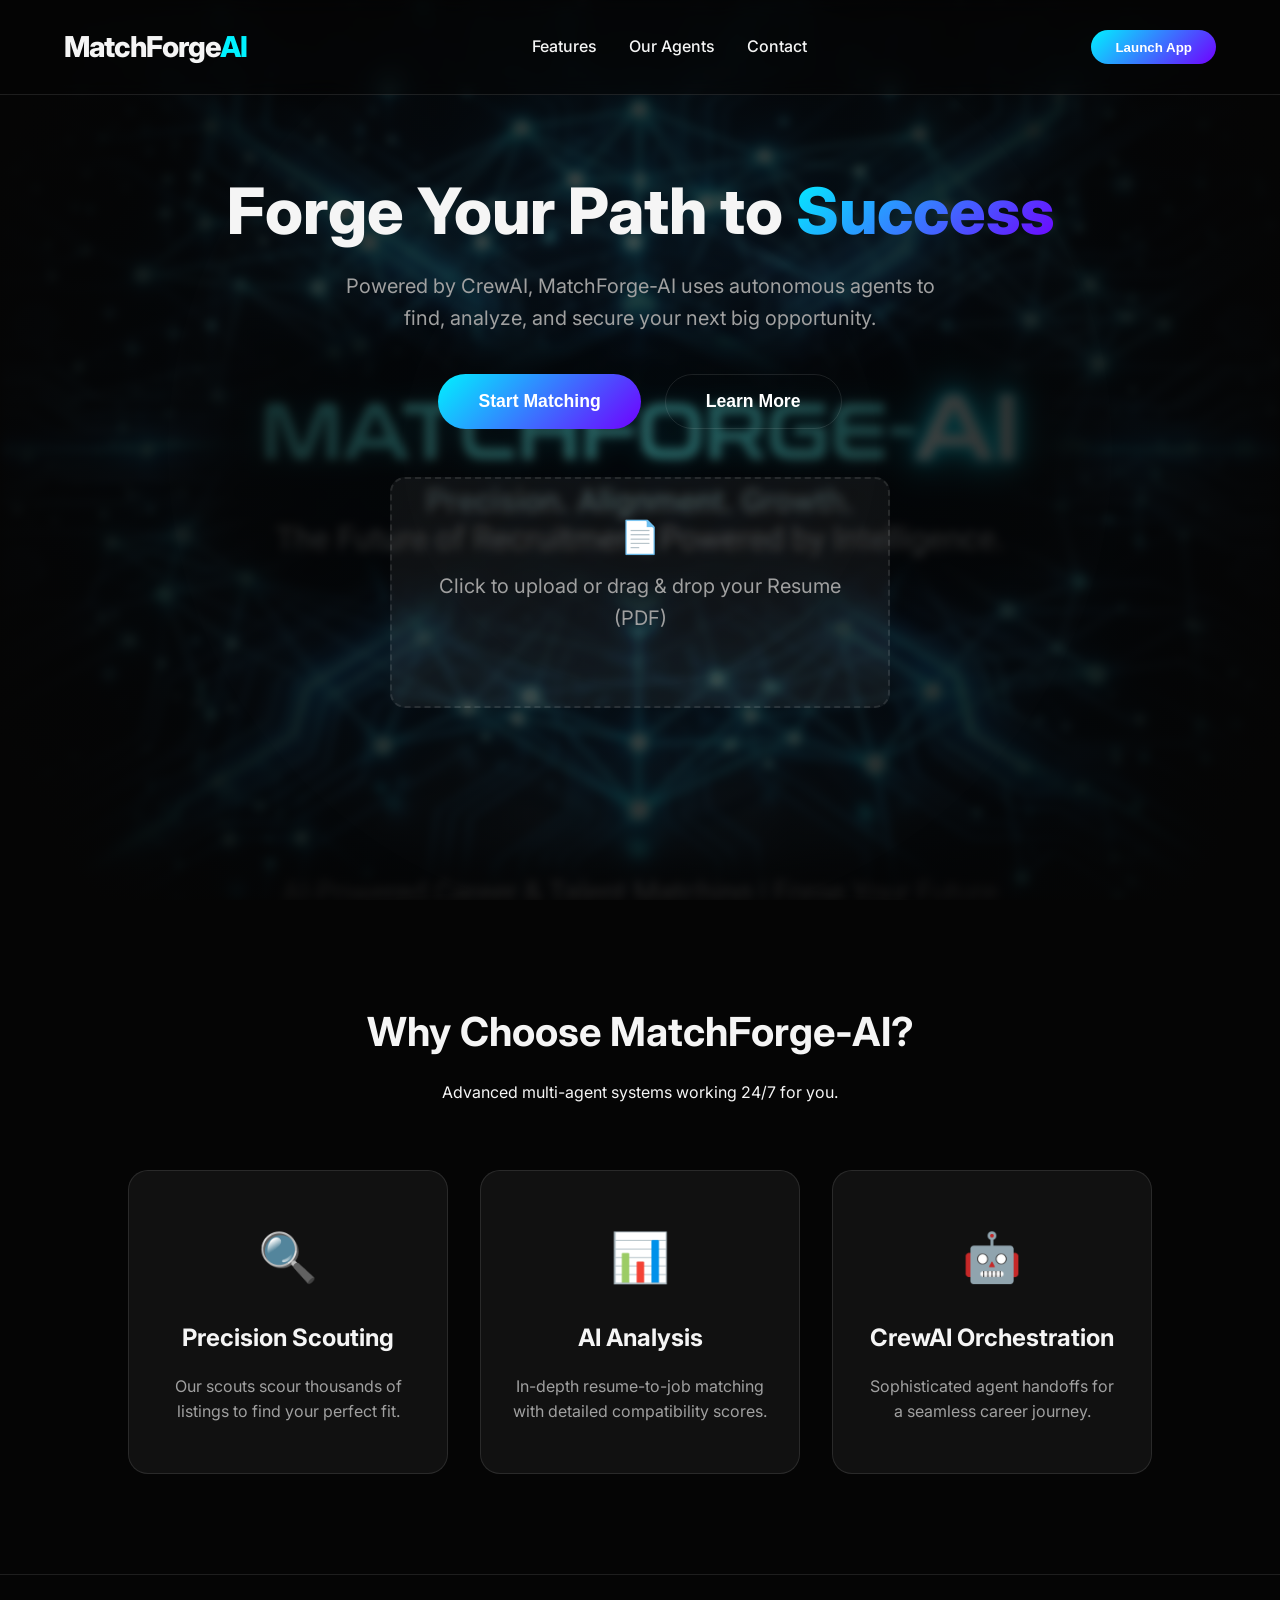
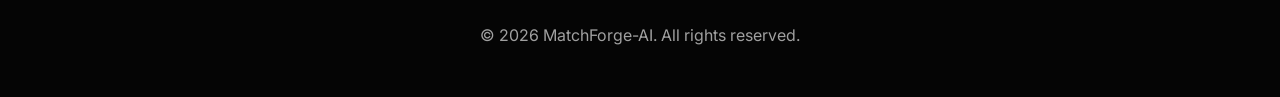
<file: matchforge_ai/frontend/index.html>
<!DOCTYPE html>
<html lang="en">
<head>
    <meta charset="UTF-8">
    <meta name="viewport" content="width=device-width, initial-scale=1.0">
    <title>MatchForge-AI | Forge Your Future with AI</title>
    <meta name="description" content="MatchForge-AI leverages CrewAI to orchestrate multi-agent workflows for the ultimate job matching and career coaching experience.">
    <link rel="preconnect" href="https://fonts.googleapis.com">
    <link rel="preconnect" href="https://fonts.gstatic.com" crossorigin>
    <link href="https://fonts.googleapis.com/css2?family=Inter:wght@300;400;600;800&display=swap" rel="stylesheet">
    <link rel="stylesheet" href="style.css">
</head>
<body>
    <div class="background-container">
        <img src="assets/hero-bg.png" alt="Futuristic Background" class="bg-image">
        <div class="overlay"></div>
    </div>

    <nav>
        <div class="logo">MatchForge<span>AI</span></div>
        <ul class="nav-links">
            <li><a href="#features">Features</a></li>
            <li><a href="#agents">Our Agents</a></li>
            <li><a href="#contact">Contact</a></li>
        </ul>
        <button class="btn-primary">Launch App</button>
    </nav>

    <main>
        <section class="hero">
            <div class="hero-content">
                <h1 class="fade-in">Forge Your Path to <span class="highlight">Success</span></h1>
                <p class="fade-in delay-1">Powered by CrewAI, MatchForge-AI uses autonomous agents to find, analyze, and secure your next big opportunity.</p>
                <div class="hero-btns fade-in delay-2">
                    <button id="start-matching" class="btn-primary large">Start Matching</button>
                    <button class="btn-secondary large">Learn More</button>
                </div>
                
                <!-- File Upload Section -->
                <div class="upload-container fade-in delay-3">
                    <input type="file" id="resume-upload" accept=".pdf" hidden>
                    <label for="resume-upload" class="upload-box">
                        <span class="icon">📄</span>
                        <p>Click to upload or drag & drop your Resume (PDF)</p>
                    </label>
                    <div id="file-status" class="file-status"></div>
                </div>
            </div>
        </section>

        <section id="features" class="features">
            <div class="section-header">
                <h2>Why Choose MatchForge-AI?</h2>
                <p>Advanced multi-agent systems working 24/7 for you.</p>
            </div>
            <div class="feature-grid">
                <div class="feature-card">
                    <div class="icon">🔍</div>
                    <h3>Precision Scouting</h3>
                    <p>Our scouts scour thousands of listings to find your perfect fit.</p>
                </div>
                <div class="feature-card">
                    <div class="icon">📊</div>
                    <h3>AI Analysis</h3>
                    <p>In-depth resume-to-job matching with detailed compatibility scores.</p>
                </div>
                <div class="feature-card">
                    <div class="icon">🤖</div>
                    <h3>CrewAI Orchestration</h3>
                    <p>Sophisticated agent handoffs for a seamless career journey.</p>
                </div>
            </div>
        </section>
    </main>

    <footer>
        <p>&copy; 2026 MatchForge-AI. All rights reserved.</p>
    </footer>

    <script src="script.js"></script>
</body>
</html>
</file>
<file: matchforge_ai/frontend/style.css>
:root {
    --primary: #00f2ff;
    --primary-dark: #00c2cc;
    --secondary: #7000ff;
    --bg-dark: #050505;
    --text-light: #f5f5f5;
    --text-muted: #a0a0a0;
    --glass-bg: rgba(255, 255, 255, 0.05);
    --glass-border: rgba(255, 255, 255, 0.1);
    --font-main: 'Inter', sans-serif;
}

* {
    margin: 0;
    padding: 0;
    box-sizing: border-box;
}

body {
    background-color: var(--bg-dark);
    color: var(--text-light);
    font-family: var(--font-main);
    overflow-x: hidden;
    line-height: 1.6;
}

/* Background Image Handling */
.background-container {
    position: fixed;
    top: 0;
    left: 0;
    width: 100%;
    height: 100%;
    z-index: -1;
}

.bg-image {
    width: 100%;
    height: 100%;
    object-fit: cover;
    opacity: 0.4;
    filter: blur(5px);
}

.overlay {
    position: absolute;
    top: 0;
    left: 0;
    width: 100%;
    height: 100%;
    background: radial-gradient(circle at center, transparent 0%, var(--bg-dark) 90%);
}

/* Navigation */
nav {
    display: flex;
    justify-content: space-between;
    align-items: center;
    padding: 1.5rem 5%;
    position: fixed;
    top: 0;
    width: 100%;
    z-index: 100;
    background: rgba(5, 5, 5, 0.5);
    backdrop-filter: blur(10px);
    border-bottom: 1px solid var(--glass-border);
}

.logo {
    font-size: 1.8rem;
    font-weight: 800;
    letter-spacing: -1px;
}

.logo span {
    color: var(--primary);
}

.nav-links {
    display: flex;
    list-style: none;
    gap: 2rem;
}

.nav-links a {
    text-decoration: none;
    color: var(--text-light);
    font-weight: 500;
    transition: color 0.3s;
}

.nav-links a:hover {
    color: var(--primary);
}

/* Buttons */
.btn-primary {
    background: linear-gradient(135deg, var(--primary), var(--secondary));
    color: white;
    border: none;
    padding: 0.6rem 1.5rem;
    border-radius: 50px;
    font-weight: 600;
    cursor: pointer;
    transition: transform 0.3s, box-shadow 0.3s;
}

.btn-primary:hover {
    transform: translateY(-2px);
    box-shadow: 0 0 20px rgba(0, 242, 255, 0.4);
}

.btn-primary.large {
    padding: 1rem 2.5rem;
    font-size: 1.1rem;
}

.btn-secondary {
    background: transparent;
    color: white;
    border: 1px solid var(--glass-border);
    padding: 0.6rem 1.5rem;
    border-radius: 50px;
    font-weight: 600;
    cursor: pointer;
    transition: background 0.3s;
}

.btn-secondary:hover {
    background: var(--glass-bg);
}

.btn-secondary.large {
    padding: 1rem 2.5rem;
    font-size: 1.1rem;
}

/* Hero Section */
.hero {
    height: 100vh;
    display: flex;
    align-items: center;
    justify-content: center;
    text-align: center;
    padding: 0 10%;
}

.hero-content h1 {
    font-size: 4rem;
    font-weight: 800;
    margin-bottom: 1.5rem;
    line-height: 1.1;
}

.highlight {
    background: linear-gradient(135deg, var(--primary), var(--secondary));
    -webkit-background-clip: text;
    -webkit-text-fill-color: transparent;
}

.hero-content p {
    font-size: 1.25rem;
    color: var(--text-muted);
    max-width: 600px;
    margin: 0 auto 2.5rem;
}

.hero-btns {
    display: flex;
    gap: 1.5rem;
    justify-content: center;
}

/* Features Section */
.features {
    padding: 100px 10%;
    background: var(--bg-dark);
}

.section-header {
    text-align: center;
    margin-bottom: 4rem;
}

.section-header h2 {
    font-size: 2.5rem;
    margin-bottom: 1rem;
}

.feature-grid {
    display: grid;
    grid-template-columns: repeat(auto-fit, minmax(300px, 1fr));
    gap: 2rem;
}

.feature-card {
    background: var(--glass-bg);
    border: 1px solid var(--glass-border);
    padding: 3rem 2rem;
    border-radius: 20px;
    transition: transform 0.3s, border-color 0.3s;
    text-align: center;
}

.feature-card:hover {
    transform: translateY(-10px);
    border-color: var(--primary);
}

.feature-card .icon {
    font-size: 3rem;
    margin-bottom: 1.5rem;
}

.feature-card h3 {
    margin-bottom: 1rem;
    font-size: 1.5rem;
}

.feature-card p {
    color: var(--text-muted);
}

/* Upload Section */
.upload-container {
    margin-top: 3rem;
    max-width: 500px;
    margin-left: auto;
    margin-right: auto;
}

.upload-box {
    display: block;
    padding: 2rem;
    border: 2px dashed var(--glass-border);
    border-radius: 15px;
    background: var(--glass-bg);
    cursor: pointer;
    transition: all 0.3s;
}

.upload-box:hover {
    border-color: var(--primary);
    background: rgba(0, 242, 255, 0.05);
}

.upload-box .icon {
    font-size: 2rem;
    display: block;
    margin-bottom: 0.5rem;
}

.file-status {
    margin-top: 1rem;
    font-size: 0.9rem;
    color: var(--primary);
}

/* Animations */
.fade-in {
    opacity: 0;
    animation: fadeIn 1s forwards;
}

.delay-1 { animation-delay: 0.3s; }
.delay-2 { animation-delay: 0.6s; }
.delay-3 { animation-delay: 0.9s; }

@keyframes fadeIn {
    from { opacity: 0; transform: translateY(20px); }
    to { opacity: 1; transform: translateY(0); }
}

footer {
    padding: 3rem;
    text-align: center;
    border-top: 1px solid var(--glass-border);
    color: var(--text-muted);
}

/* Responsive */
@media (max-width: 768px) {
    .hero-content h1 { font-size: 2.5rem; }
    .hero-btns { flex-direction: column; }
    .nav-links { display: none; }
}
</file>
